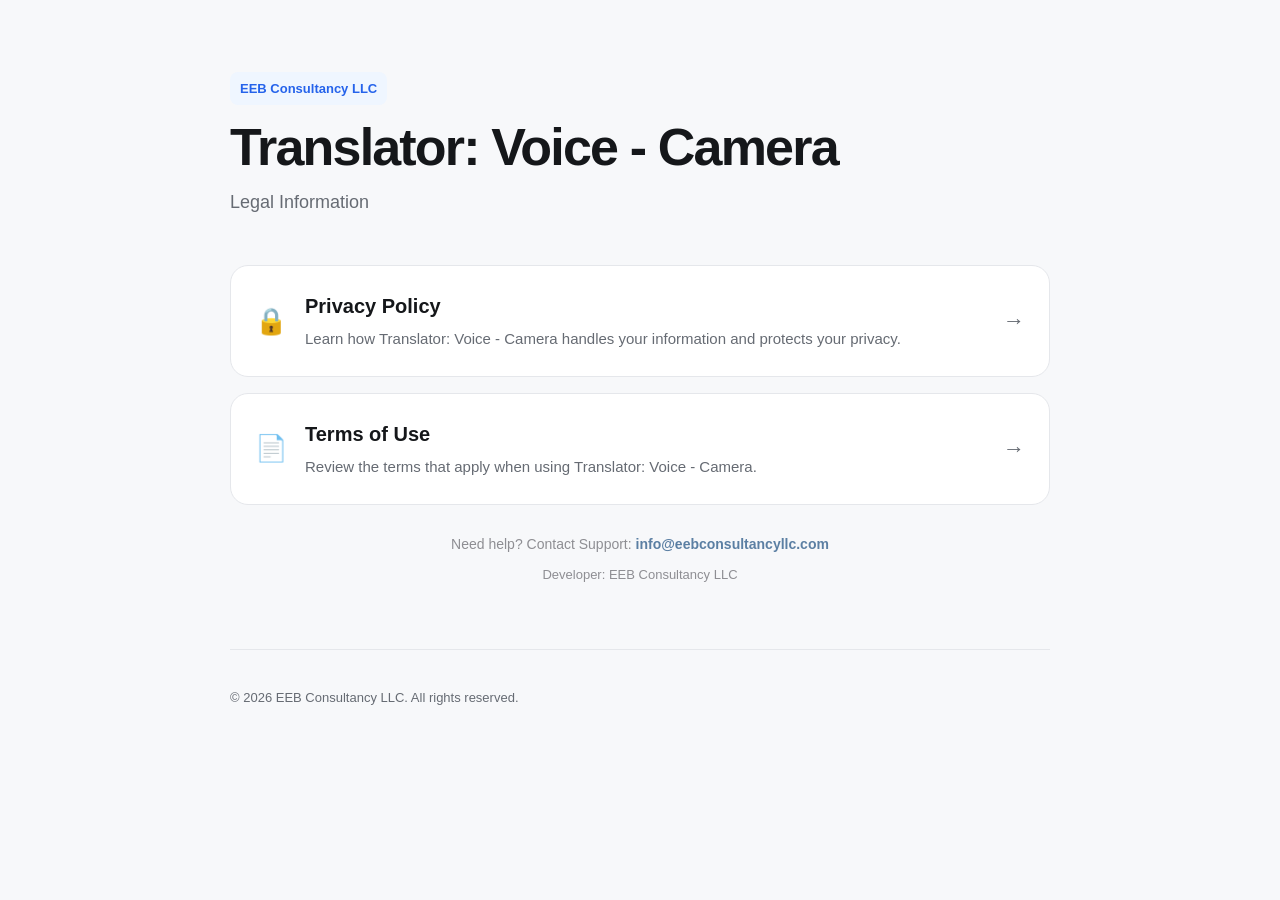
<file: index.html>
<!DOCTYPE html>
<html lang="en">
<head>
  <meta charset="UTF-8">
  <meta name="viewport" content="width=device-width, initial-scale=1.0">
  <title>Translator: Voice - Camera | Legal</title>
  <link rel="stylesheet" href="styles.css">
</head>
<body>
  <main class="container">
    <header>
      <div class="badge">EEB Consultancy LLC</div>
      <h1>Translator: Voice - Camera</h1>
      <p class="subtitle">Legal Information</p>
    </header>

    <section class="legal-grid">
      <a class="legal-card" href="privacy.html">
        <span class="icon">🔒</span>
        <div>
          <h2>Privacy Policy</h2>
          <p>Learn how Translator: Voice - Camera handles your information and protects your privacy.</p>
        </div>
        <span class="arrow">→</span>
      </a>

      <a class="legal-card" href="terms.html">
        <span class="icon">📄</span>
        <div>
          <h2>Terms of Use</h2>
          <p>Review the terms that apply when using Translator: Voice - Camera.</p>
        </div>
        <span class="arrow">→</span>
      </a>
    </section>

    <section style="margin-top: 28px; text-align: center;">
      <p style="margin: 0; color: #8e8e93; font-size: 14px;">
        Need help? Contact Support:
        <a href="mailto:info@eebconsultancyllc.com"
           style="color: #5b7fa3; text-decoration: none; font-weight: 600;">
          info@eebconsultancyllc.com
        </a>
      </p>
      <p style="margin: 8px 0 0; color: #8e8e93; font-size: 13px;">
        Developer: EEB Consultancy LLC
      </p>
    </section>

    <footer>
      <p>© 2026 EEB Consultancy LLC. All rights reserved.</p>
    </footer>
  </main>
</body>
</html>
</file>
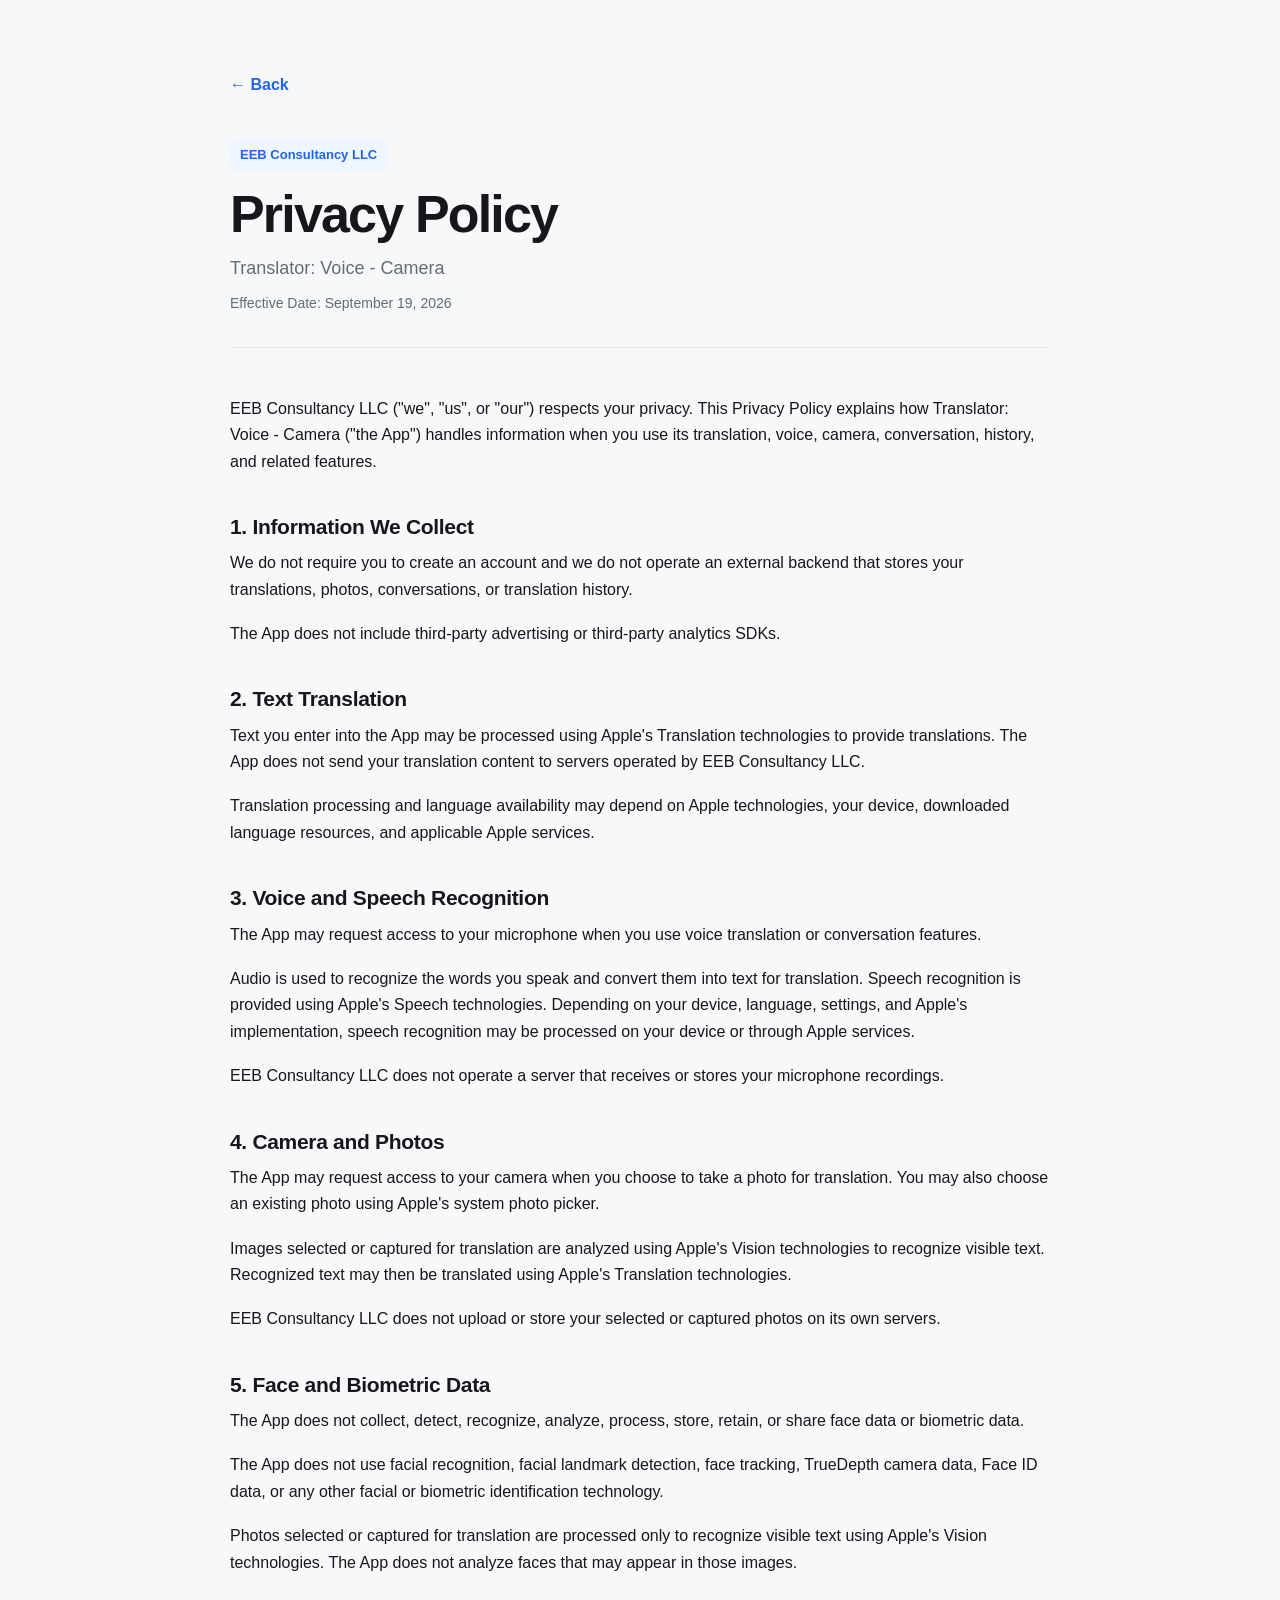
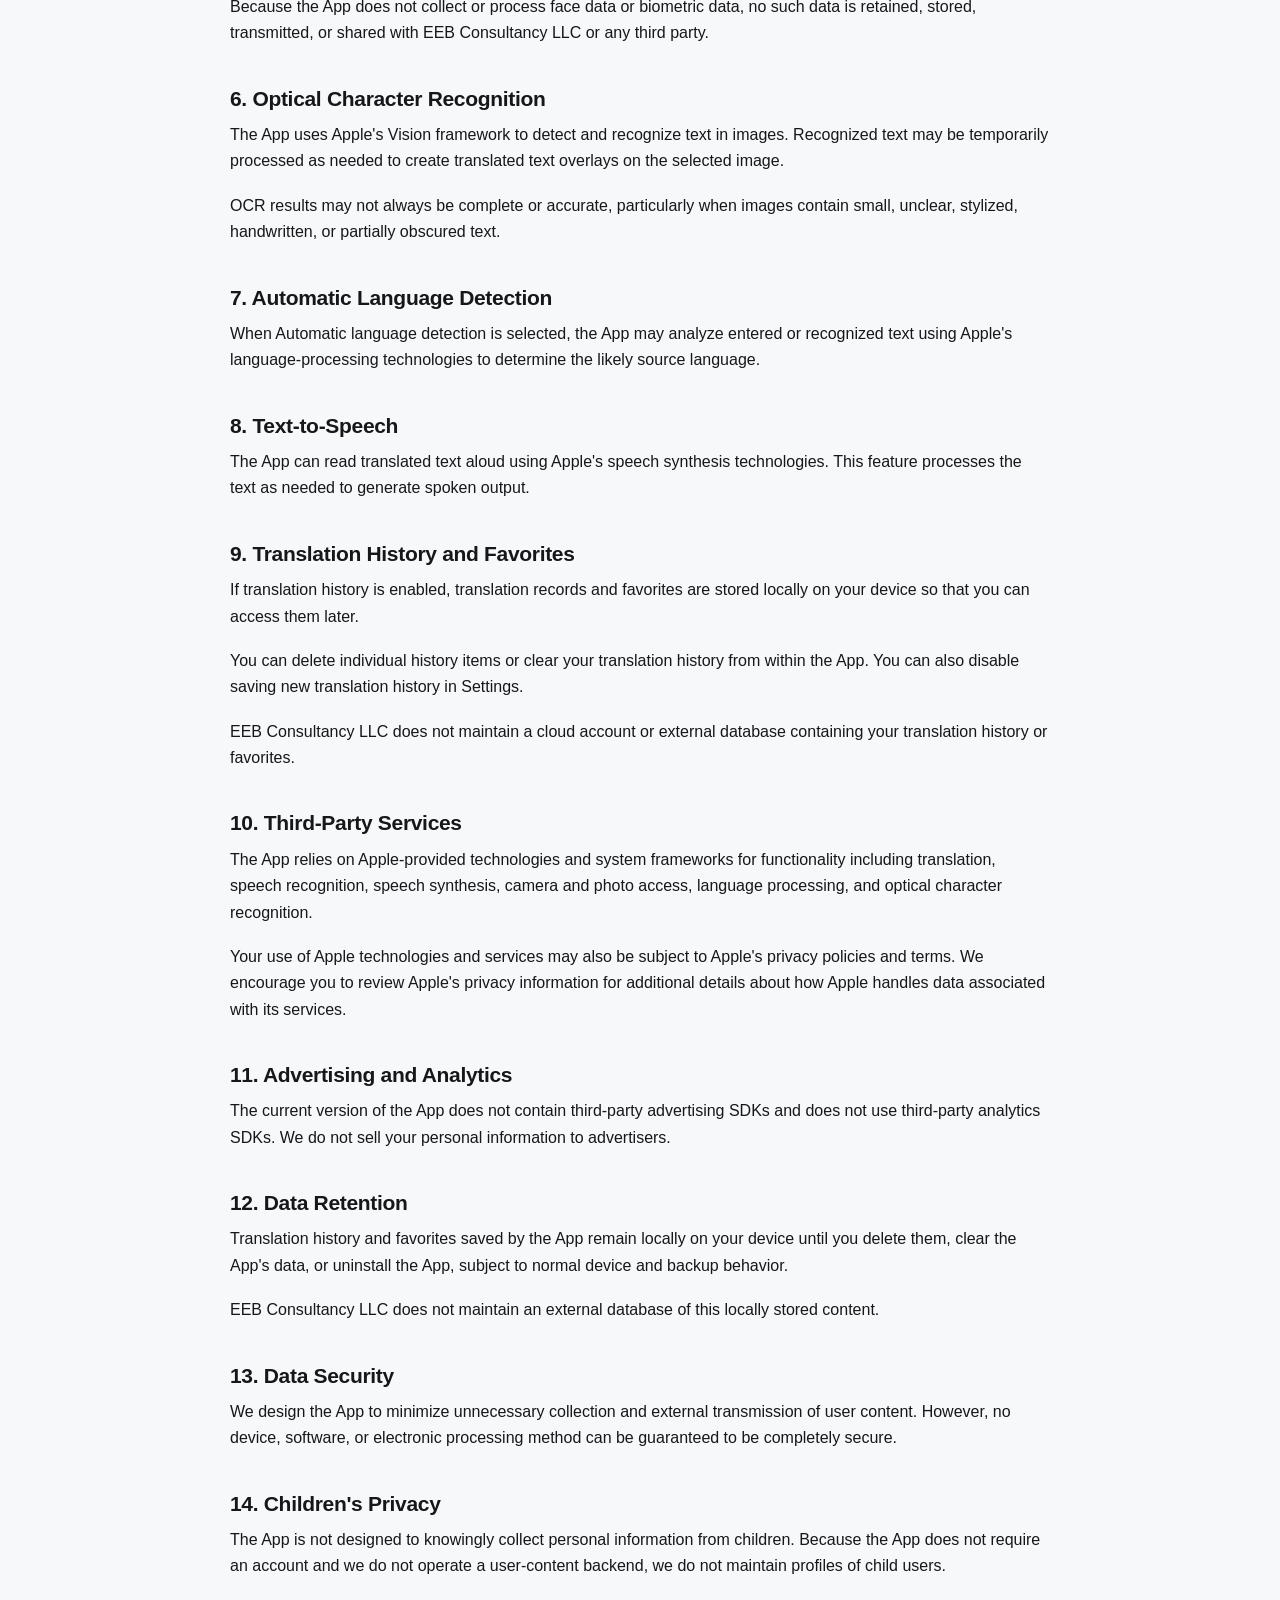
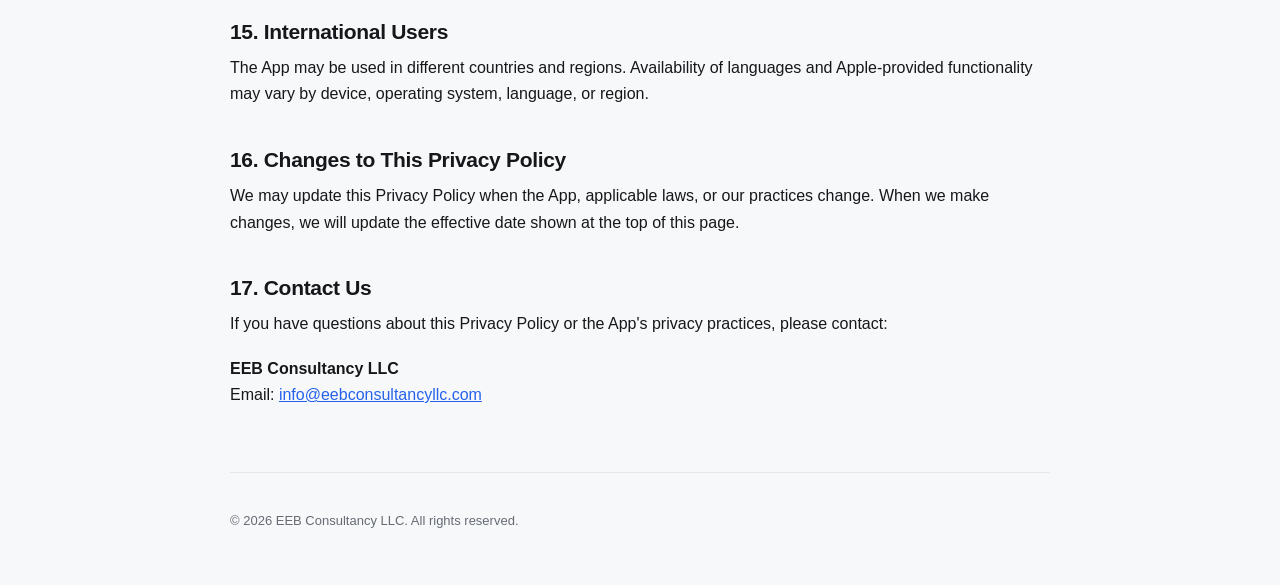
<file: privacy.html>
<!DOCTYPE html>
<html lang="en">
<head>
  <meta charset="UTF-8">
  <meta name="viewport" content="width=device-width, initial-scale=1.0">
  <title>Privacy Policy | Translator: Voice - Camera</title>
  <link rel="stylesheet" href="styles.css">
</head>
<body>
  <main class="container legal-page">
    <nav>
      <a href="index.html">← Back</a>
    </nav>

    <header class="legal-header">
      <div class="badge">EEB Consultancy LLC</div>
      <h1>Privacy Policy</h1>
      <p class="subtitle">Translator: Voice - Camera</p>
      <p class="effective-date">Effective Date: September 19, 2026</p>
    </header>

    <article class="legal-content">
      <p>
        EEB Consultancy LLC ("we", "us", or "our") respects your privacy.
        This Privacy Policy explains how Translator: Voice - Camera
        ("the App") handles information when you use its translation,
        voice, camera, conversation, history, and related features.
      </p>

      <h2>1. Information We Collect</h2>

      <p>
        We do not require you to create an account and we do not operate
        an external backend that stores your translations, photos,
        conversations, or translation history.
      </p>

      <p>
        The App does not include third-party advertising or third-party
        analytics SDKs.
      </p>

      <h2>2. Text Translation</h2>

      <p>
        Text you enter into the App may be processed using Apple's
        Translation technologies to provide translations. The App does
        not send your translation content to servers operated by
        EEB Consultancy LLC.
      </p>

      <p>
        Translation processing and language availability may depend on
        Apple technologies, your device, downloaded language resources,
        and applicable Apple services.
      </p>

      <h2>3. Voice and Speech Recognition</h2>

      <p>
        The App may request access to your microphone when you use voice
        translation or conversation features.
      </p>

      <p>
        Audio is used to recognize the words you speak and convert them
        into text for translation. Speech recognition is provided using
        Apple's Speech technologies. Depending on your device, language,
        settings, and Apple's implementation, speech recognition may be
        processed on your device or through Apple services.
      </p>

      <p>
        EEB Consultancy LLC does not operate a server that receives or
        stores your microphone recordings.
      </p>

      <h2>4. Camera and Photos</h2>

      <p>
        The App may request access to your camera when you choose to take
        a photo for translation. You may also choose an existing photo
        using Apple's system photo picker.
      </p>

      <p>
        Images selected or captured for translation are analyzed using
        Apple's Vision technologies to recognize visible text. Recognized
        text may then be translated using Apple's Translation technologies.
      </p>

      <p>
        EEB Consultancy LLC does not upload or store your selected or
        captured photos on its own servers.
      </p>

      <h2>5. Face and Biometric Data</h2>

      <p>
        The App does not collect, detect, recognize, analyze, process,
        store, retain, or share face data or biometric data.
      </p>

      <p>
        The App does not use facial recognition, facial landmark detection,
        face tracking, TrueDepth camera data, Face ID data, or any other
        facial or biometric identification technology.
      </p>

      <p>
        Photos selected or captured for translation are processed only to
        recognize visible text using Apple's Vision technologies. The App
        does not analyze faces that may appear in those images.
      </p>

      <p>
        Because the App does not collect or process face data or biometric
        data, no such data is retained, stored, transmitted, or shared with
        EEB Consultancy LLC or any third party.
      </p>

      <h2>6. Optical Character Recognition</h2>

      <p>
        The App uses Apple's Vision framework to detect and recognize text
        in images. Recognized text may be temporarily processed as needed
        to create translated text overlays on the selected image.
      </p>

      <p>
        OCR results may not always be complete or accurate, particularly
        when images contain small, unclear, stylized, handwritten, or
        partially obscured text.
      </p>

      <h2>7. Automatic Language Detection</h2>

      <p>
        When Automatic language detection is selected, the App may analyze
        entered or recognized text using Apple's language-processing
        technologies to determine the likely source language.
      </p>

      <h2>8. Text-to-Speech</h2>

      <p>
        The App can read translated text aloud using Apple's speech
        synthesis technologies. This feature processes the text as needed
        to generate spoken output.
      </p>

      <h2>9. Translation History and Favorites</h2>

      <p>
        If translation history is enabled, translation records and
        favorites are stored locally on your device so that you can access
        them later.
      </p>

      <p>
        You can delete individual history items or clear your translation
        history from within the App. You can also disable saving new
        translation history in Settings.
      </p>

      <p>
        EEB Consultancy LLC does not maintain a cloud account or external
        database containing your translation history or favorites.
      </p>

      <h2>10. Third-Party Services</h2>

      <p>
        The App relies on Apple-provided technologies and system frameworks
        for functionality including translation, speech recognition,
        speech synthesis, camera and photo access, language processing,
        and optical character recognition.
      </p>

      <p>
        Your use of Apple technologies and services may also be subject to
        Apple's privacy policies and terms. We encourage you to review
        Apple's privacy information for additional details about how Apple
        handles data associated with its services.
      </p>

      <h2>11. Advertising and Analytics</h2>

      <p>
        The current version of the App does not contain third-party
        advertising SDKs and does not use third-party analytics SDKs.
        We do not sell your personal information to advertisers.
      </p>

      <h2>12. Data Retention</h2>

      <p>
        Translation history and favorites saved by the App remain locally
        on your device until you delete them, clear the App's data, or
        uninstall the App, subject to normal device and backup behavior.
      </p>

      <p>
        EEB Consultancy LLC does not maintain an external database of this
        locally stored content.
      </p>

      <h2>13. Data Security</h2>

      <p>
        We design the App to minimize unnecessary collection and external
        transmission of user content. However, no device, software, or
        electronic processing method can be guaranteed to be completely
        secure.
      </p>

      <h2>14. Children's Privacy</h2>

      <p>
        The App is not designed to knowingly collect personal information
        from children. Because the App does not require an account and we
        do not operate a user-content backend, we do not maintain profiles
        of child users.
      </p>

      <h2>15. International Users</h2>

      <p>
        The App may be used in different countries and regions. Availability
        of languages and Apple-provided functionality may vary by device,
        operating system, language, or region.
      </p>

      <h2>16. Changes to This Privacy Policy</h2>

      <p>
        We may update this Privacy Policy when the App, applicable laws,
        or our practices change. When we make changes, we will update the
        effective date shown at the top of this page.
      </p>

      <h2>17. Contact Us</h2>

      <p>
        If you have questions about this Privacy Policy or the App's privacy
        practices, please contact:
      </p>

      <p>
        <strong>EEB Consultancy LLC</strong><br>
        Email: <a href="mailto:info@eebconsultancyllc.com">info@eebconsultancyllc.com</a>
      </p>
    </article>

    <footer>
      <p>© 2026 EEB Consultancy LLC. All rights reserved.</p>
    </footer>
  </main>
</body>
</html>
</file>
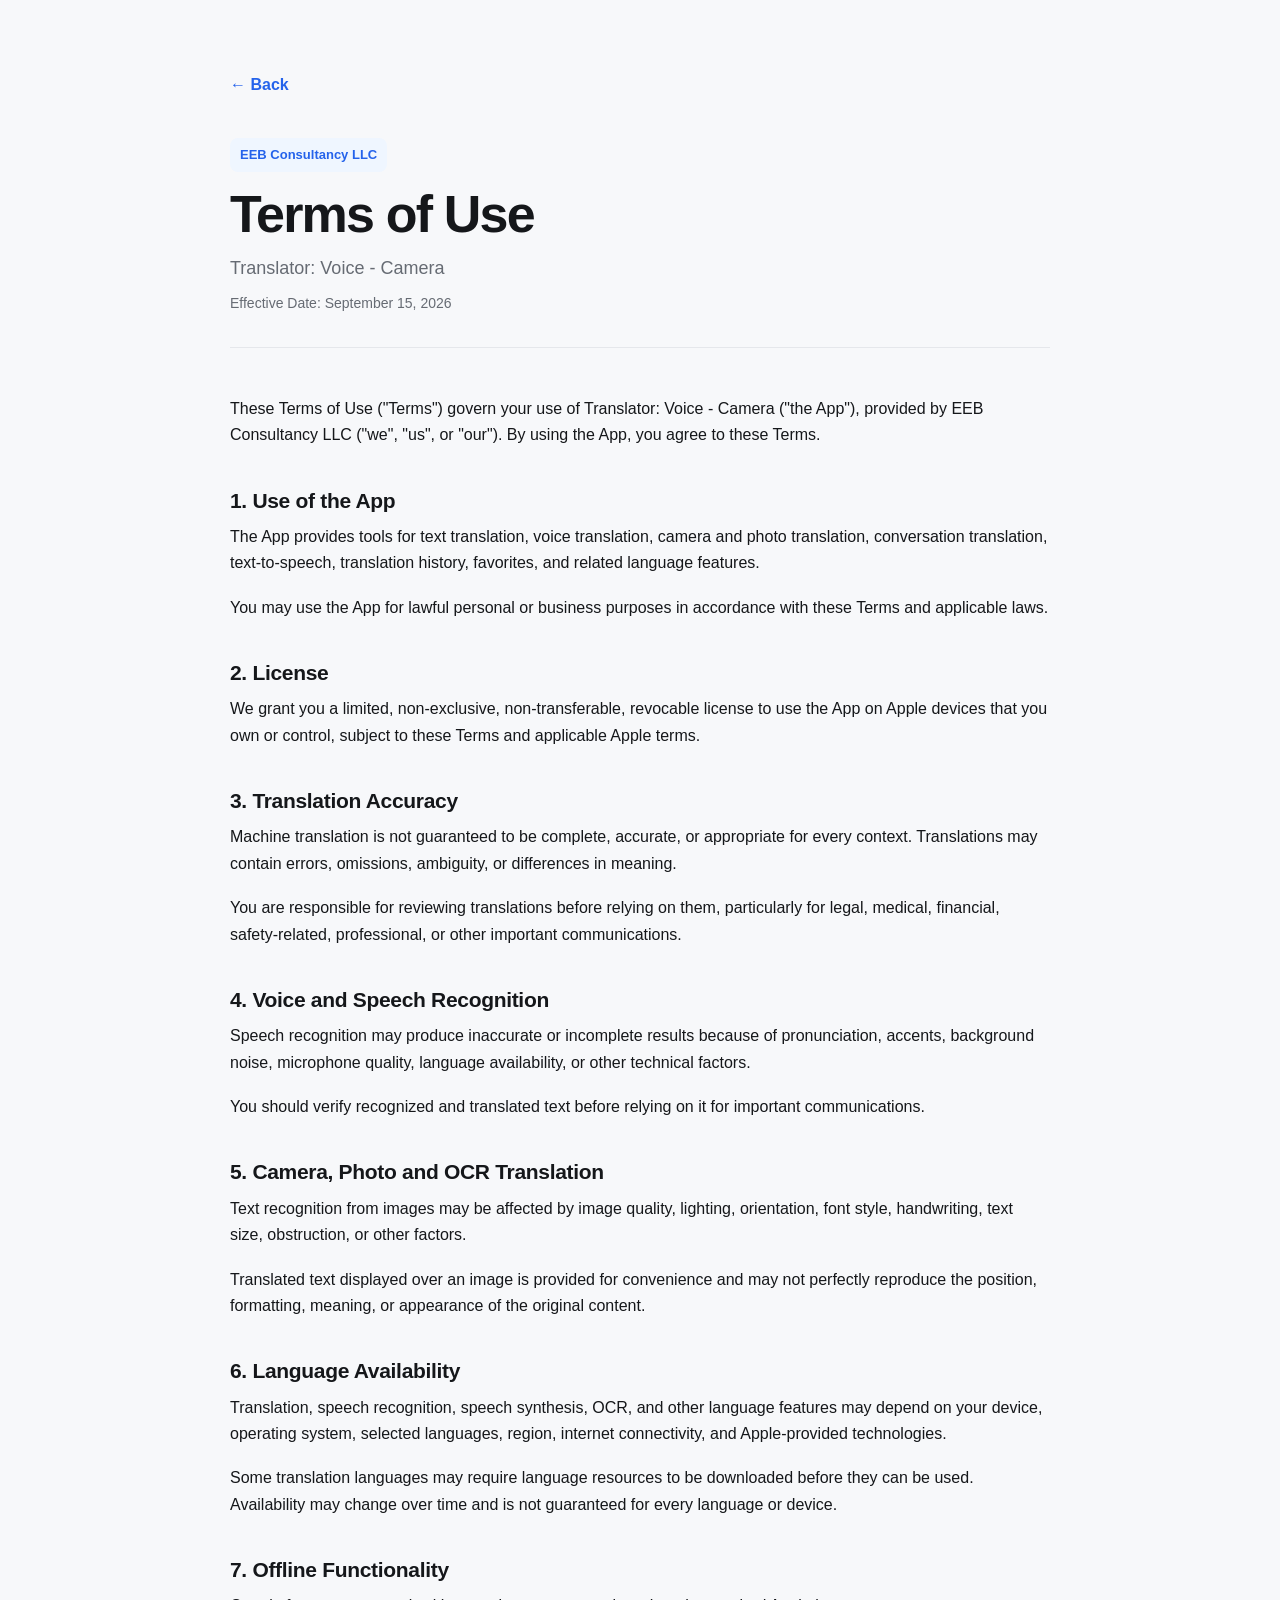
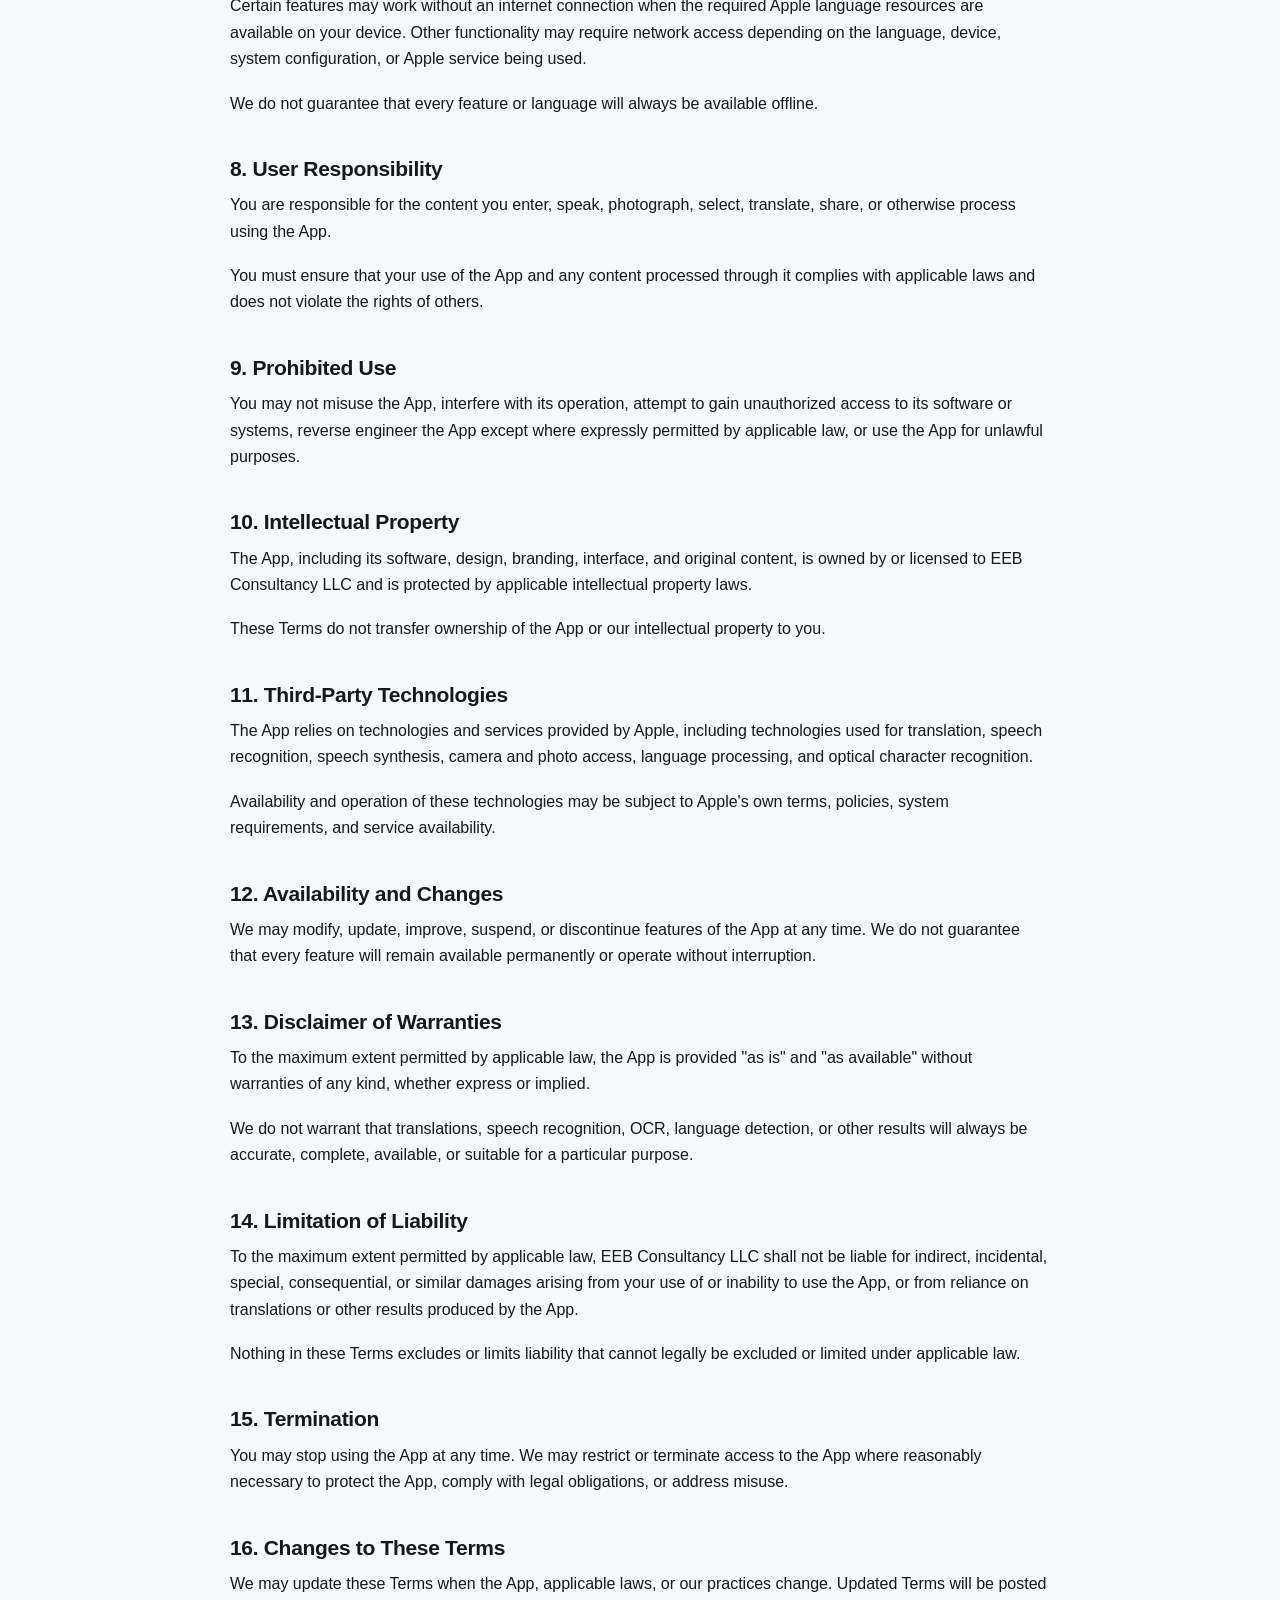
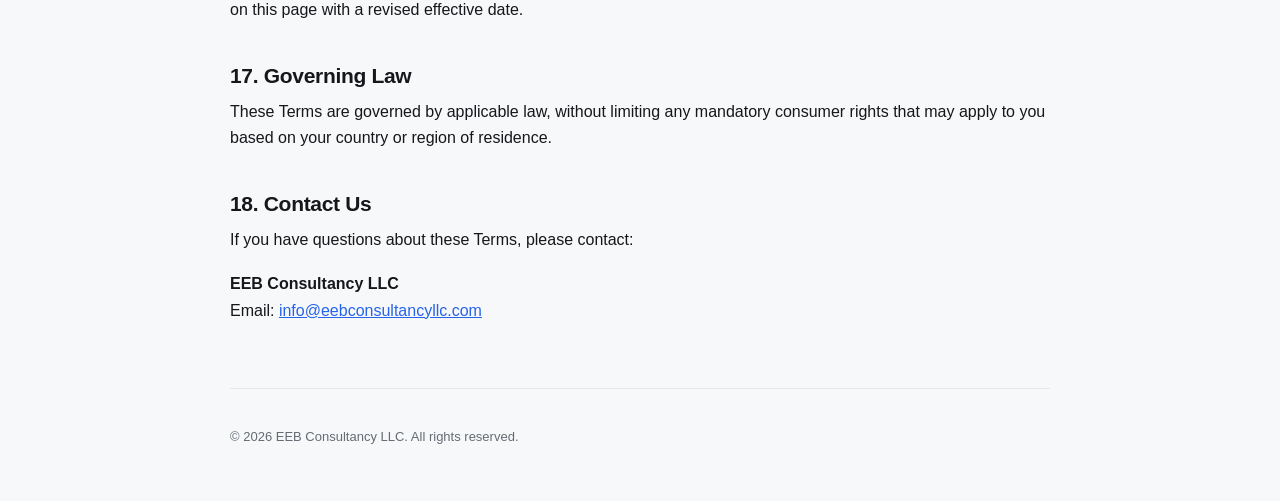
<file: terms.html>
<!DOCTYPE html>
<html lang="en">
<head>
  <meta charset="UTF-8">
  <meta name="viewport" content="width=device-width, initial-scale=1.0">
  <title>Terms of Use | Translator: Voice - Camera</title>
  <link rel="stylesheet" href="styles.css">
</head>
<body>
  <main class="container legal-page">
    <nav>
      <a href="index.html">← Back</a>
    </nav>

    <header class="legal-header">
      <div class="badge">EEB Consultancy LLC</div>
      <h1>Terms of Use</h1>
      <p class="subtitle">Translator: Voice - Camera</p>
      <p class="effective-date">Effective Date: September 15, 2026</p>
    </header>

    <article class="legal-content">
      <p>
        These Terms of Use ("Terms") govern your use of Translator:
        Voice - Camera ("the App"), provided by EEB Consultancy LLC
        ("we", "us", or "our"). By using the App, you agree to these Terms.
      </p>

      <h2>1. Use of the App</h2>

      <p>
        The App provides tools for text translation, voice translation,
        camera and photo translation, conversation translation,
        text-to-speech, translation history, favorites, and related
        language features.
      </p>

      <p>
        You may use the App for lawful personal or business purposes in
        accordance with these Terms and applicable laws.
      </p>

      <h2>2. License</h2>

      <p>
        We grant you a limited, non-exclusive, non-transferable,
        revocable license to use the App on Apple devices that you own or
        control, subject to these Terms and applicable Apple terms.
      </p>

      <h2>3. Translation Accuracy</h2>

      <p>
        Machine translation is not guaranteed to be complete, accurate,
        or appropriate for every context. Translations may contain errors,
        omissions, ambiguity, or differences in meaning.
      </p>

      <p>
        You are responsible for reviewing translations before relying on
        them, particularly for legal, medical, financial, safety-related,
        professional, or other important communications.
      </p>

      <h2>4. Voice and Speech Recognition</h2>

      <p>
        Speech recognition may produce inaccurate or incomplete results
        because of pronunciation, accents, background noise, microphone
        quality, language availability, or other technical factors.
      </p>

      <p>
        You should verify recognized and translated text before relying
        on it for important communications.
      </p>

      <h2>5. Camera, Photo and OCR Translation</h2>

      <p>
        Text recognition from images may be affected by image quality,
        lighting, orientation, font style, handwriting, text size,
        obstruction, or other factors.
      </p>

      <p>
        Translated text displayed over an image is provided for
        convenience and may not perfectly reproduce the position,
        formatting, meaning, or appearance of the original content.
      </p>

      <h2>6. Language Availability</h2>

      <p>
        Translation, speech recognition, speech synthesis, OCR, and other
        language features may depend on your device, operating system,
        selected languages, region, internet connectivity, and
        Apple-provided technologies.
      </p>

      <p>
        Some translation languages may require language resources to be
        downloaded before they can be used. Availability may change over
        time and is not guaranteed for every language or device.
      </p>

      <h2>7. Offline Functionality</h2>

      <p>
        Certain features may work without an internet connection when the
        required Apple language resources are available on your device.
        Other functionality may require network access depending on the
        language, device, system configuration, or Apple service being used.
      </p>

      <p>
        We do not guarantee that every feature or language will always be
        available offline.
      </p>

      <h2>8. User Responsibility</h2>

      <p>
        You are responsible for the content you enter, speak, photograph,
        select, translate, share, or otherwise process using the App.
      </p>

      <p>
        You must ensure that your use of the App and any content processed
        through it complies with applicable laws and does not violate the
        rights of others.
      </p>

      <h2>9. Prohibited Use</h2>

      <p>
        You may not misuse the App, interfere with its operation, attempt
        to gain unauthorized access to its software or systems, reverse
        engineer the App except where expressly permitted by applicable
        law, or use the App for unlawful purposes.
      </p>

      <h2>10. Intellectual Property</h2>

      <p>
        The App, including its software, design, branding, interface, and
        original content, is owned by or licensed to EEB Consultancy LLC
        and is protected by applicable intellectual property laws.
      </p>

      <p>
        These Terms do not transfer ownership of the App or our
        intellectual property to you.
      </p>

      <h2>11. Third-Party Technologies</h2>

      <p>
        The App relies on technologies and services provided by Apple,
        including technologies used for translation, speech recognition,
        speech synthesis, camera and photo access, language processing,
        and optical character recognition.
      </p>

      <p>
        Availability and operation of these technologies may be subject
        to Apple's own terms, policies, system requirements, and service
        availability.
      </p>

      <h2>12. Availability and Changes</h2>

      <p>
        We may modify, update, improve, suspend, or discontinue features
        of the App at any time. We do not guarantee that every feature
        will remain available permanently or operate without interruption.
      </p>

      <h2>13. Disclaimer of Warranties</h2>

      <p>
        To the maximum extent permitted by applicable law, the App is
        provided "as is" and "as available" without warranties of any kind,
        whether express or implied.
      </p>

      <p>
        We do not warrant that translations, speech recognition, OCR,
        language detection, or other results will always be accurate,
        complete, available, or suitable for a particular purpose.
      </p>

      <h2>14. Limitation of Liability</h2>

      <p>
        To the maximum extent permitted by applicable law, EEB Consultancy
        LLC shall not be liable for indirect, incidental, special,
        consequential, or similar damages arising from your use of or
        inability to use the App, or from reliance on translations or
        other results produced by the App.
      </p>

      <p>
        Nothing in these Terms excludes or limits liability that cannot
        legally be excluded or limited under applicable law.
      </p>

      <h2>15. Termination</h2>

      <p>
        You may stop using the App at any time. We may restrict or
        terminate access to the App where reasonably necessary to protect
        the App, comply with legal obligations, or address misuse.
      </p>

      <h2>16. Changes to These Terms</h2>

      <p>
        We may update these Terms when the App, applicable laws, or our
        practices change. Updated Terms will be posted on this page with
        a revised effective date.
      </p>

      <h2>17. Governing Law</h2>

      <p>
        These Terms are governed by applicable law, without limiting any
        mandatory consumer rights that may apply to you based on your
        country or region of residence.
      </p>

      <h2>18. Contact Us</h2>

      <p>
        If you have questions about these Terms, please contact:
      </p>

      <p>
        <strong>EEB Consultancy LLC</strong><br>
        Email:
        <a href="mailto:info@eebconsultancyllc.com">info@eebconsultancyllc.com</a>
      </p>
    </article>

    <footer>
      <p>© 2026 EEB Consultancy LLC. All rights reserved.</p>
    </footer>
  </main>
</body>
</html>
</file>
<file: styles.css>
:root {
  --bg: #f7f8fa;
  --surface: #ffffff;
  --text: #15171a;
  --secondary: #666b73;
  --border: #e5e7eb;
  --accent: #2563eb;
  --accent-soft: #eff6ff;
  --max-width: 820px;
}

* {
  box-sizing: border-box;
}

html {
  -webkit-text-size-adjust: 100%;
}

body {
  margin: 0;
  background: var(--bg);
  color: var(--text);
  font-family: -apple-system, BlinkMacSystemFont, "Segoe UI", Roboto,
    Helvetica, Arial, sans-serif;
  line-height: 1.65;
}

.container {
  width: min(calc(100% - 40px), var(--max-width));
  margin: 0 auto;
  padding: 72px 0 40px;
}

header {
  margin-bottom: 48px;
}

.badge {
  display: inline-block;
  margin-bottom: 14px;
  padding: 6px 10px;
  border-radius: 8px;
  background: var(--accent-soft);
  color: var(--accent);
  font-size: 13px;
  font-weight: 600;
}

h1 {
  margin: 0;
  font-size: clamp(34px, 6vw, 52px);
  line-height: 1.08;
  letter-spacing: -0.035em;
}

.subtitle {
  margin: 12px 0 0;
  color: var(--secondary);
  font-size: 18px;
}

.effective-date {
  margin: 8px 0 0;
  color: var(--secondary);
  font-size: 14px;
}

.legal-grid {
  display: grid;
  gap: 16px;
}

.legal-card {
  display: grid;
  grid-template-columns: auto 1fr auto;
  gap: 18px;
  align-items: center;
  padding: 24px;
  border: 1px solid var(--border);
  border-radius: 18px;
  background: var(--surface);
  color: inherit;
  text-decoration: none;
  transition:
    transform 0.15s ease,
    border-color 0.15s ease,
    box-shadow 0.15s ease;
}

.legal-card:hover {
  transform: translateY(-2px);
  border-color: #d1d5db;
  box-shadow: 0 10px 30px rgba(0, 0, 0, 0.06);
}

.legal-card .icon {
  font-size: 26px;
}

.legal-card h2 {
  margin: 0 0 4px;
  font-size: 20px;
}

.legal-card p {
  margin: 0;
  color: var(--secondary);
  font-size: 15px;
}

.arrow {
  color: var(--secondary);
  font-size: 22px;
}

nav {
  margin-bottom: 40px;
}

nav a {
  color: var(--accent);
  font-weight: 600;
  text-decoration: none;
}

nav a:hover {
  text-decoration: underline;
}

.legal-header {
  padding-bottom: 32px;
  border-bottom: 1px solid var(--border);
}

.legal-content {
  font-size: 16px;
}

.legal-content h2 {
  margin: 38px 0 10px;
  font-size: 21px;
  line-height: 1.3;
  letter-spacing: -0.015em;
}

.legal-content p {
  margin: 0 0 18px;
}

.legal-content a {
  color: var(--accent);
}

footer {
  margin-top: 64px;
  padding-top: 24px;
  border-top: 1px solid var(--border);
  color: var(--secondary);
  font-size: 13px;
}

@media (max-width: 600px) {
  .container {
    width: min(calc(100% - 32px), var(--max-width));
    padding-top: 40px;
  }

  header {
    margin-bottom: 36px;
  }

  .legal-card {
    padding: 20px;
    gap: 14px;
  }

  .legal-card .icon {
    font-size: 22px;
  }

  .legal-content h2 {
    margin-top: 32px;
  }
}

@media (prefers-color-scheme: dark) {
  :root {
    --bg: #111315;
    --surface: #191c1f;
    --text: #f3f4f6;
    --secondary: #a5aab2;
    --border: #2b2f34;
    --accent: #7da7ff;
    --accent-soft: #18243b;
  }

  .legal-card:hover {
    border-color: #3a4047;
    box-shadow: none;
  }
}
</file>
